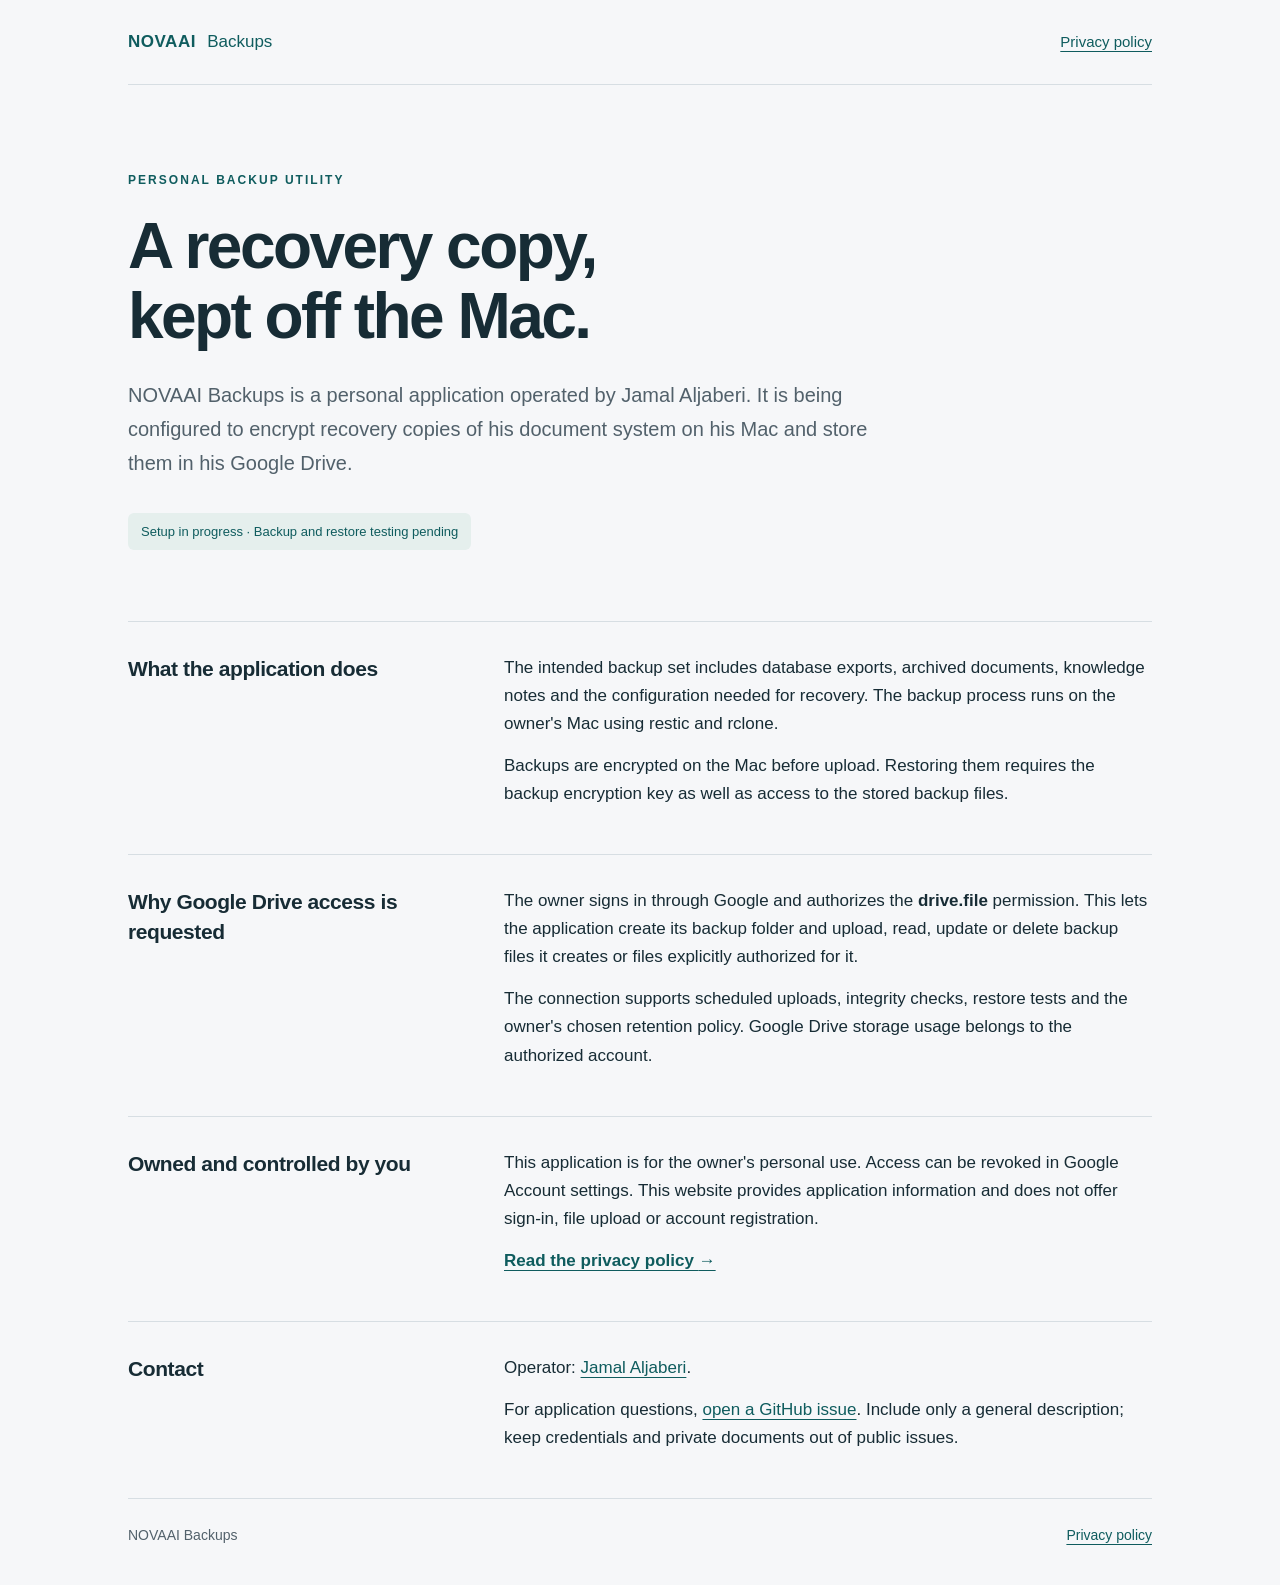
<file: index.html>
<!doctype html>
<html lang="en">
<head>
  <meta charset="utf-8">
  <meta name="viewport" content="width=device-width, initial-scale=1">
  <meta name="description" content="NOVAAI Backups is a personal utility for encrypted backups from an owner-managed Mac to Google Drive.">
  <title>NOVAAI Backups</title>
  <link rel="stylesheet" href="style.css">
</head>
<body>
  <a class="skip" href="#main">Skip to content</a>
  <header><a class="brand" href="./">NOVAAI <span>Backups</span></a><nav aria-label="Main navigation"><a href="privacy.html">Privacy policy</a></nav></header>
  <main id="main">
    <section class="intro">
      <p class="eyebrow">PERSONAL BACKUP UTILITY</p>
      <h1>A recovery copy,<br>kept off the Mac.</h1>
      <p class="lead">NOVAAI Backups is a personal application operated by Jamal Aljaberi. It is being configured to encrypt recovery copies of his document system on his Mac and store them in his Google Drive.</p>
      <p class="status">Setup in progress · Backup and restore testing pending</p>
    </section>
    <section class="details" aria-labelledby="purpose">
      <h2 id="purpose">What the application does</h2>
      <div><p>The intended backup set includes database exports, archived documents, knowledge notes and the configuration needed for recovery. The backup process runs on the owner's Mac using restic and rclone.</p><p>Backups are encrypted on the Mac before upload. Restoring them requires the backup encryption key as well as access to the stored backup files.</p></div>
    </section>
    <section class="details" aria-labelledby="access">
      <h2 id="access">Why Google Drive access is requested</h2>
      <div><p>The owner signs in through Google and authorizes the <strong>drive.file</strong> permission. This lets the application create its backup folder and upload, read, update or delete backup files it creates or files explicitly authorized for it.</p><p>The connection supports scheduled uploads, integrity checks, restore tests and the owner's chosen retention policy. Google Drive storage usage belongs to the authorized account.</p></div>
    </section>
    <section class="details" aria-labelledby="control">
      <h2 id="control">Owned and controlled by you</h2>
      <div><p>This application is for the owner's personal use. Access can be revoked in Google Account settings. This website provides application information and does not offer sign-in, file upload or account registration.</p><p><a class="text-link" href="privacy.html">Read the privacy policy <span aria-hidden="true">→</span></a></p></div>
    </section>
    <section class="details" aria-labelledby="contact">
      <h2 id="contact">Contact</h2>
      <div><p>Operator: <a href="https://github.com/jamal-aljaberi">Jamal Aljaberi</a>.</p><p>For application questions, <a href="https://github.com/jamal-aljaberi/novaai-backups/issues">open a GitHub issue</a>. Include only a general description; keep credentials and private documents out of public issues.</p></div>
    </section>
  </main>
  <footer><span>NOVAAI Backups</span><a href="privacy.html">Privacy policy</a></footer>
</body>
</html>
</file>
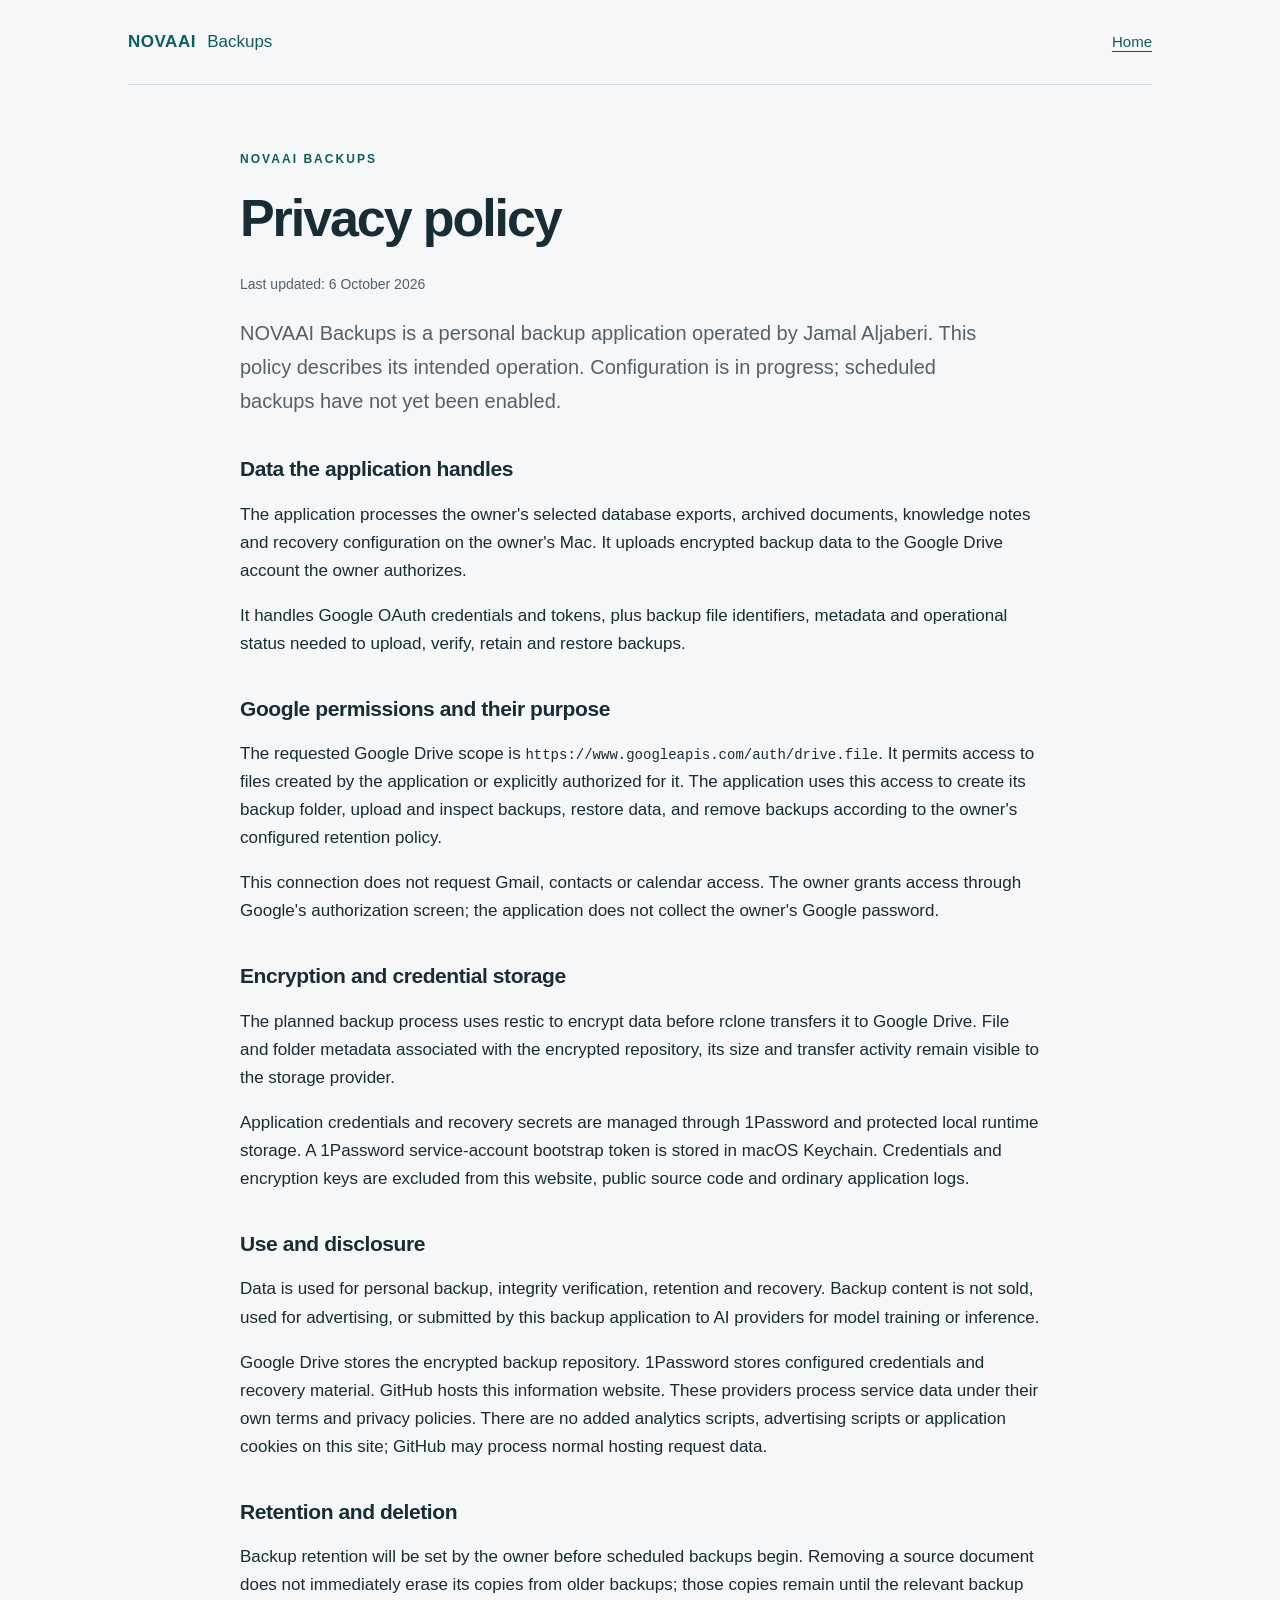
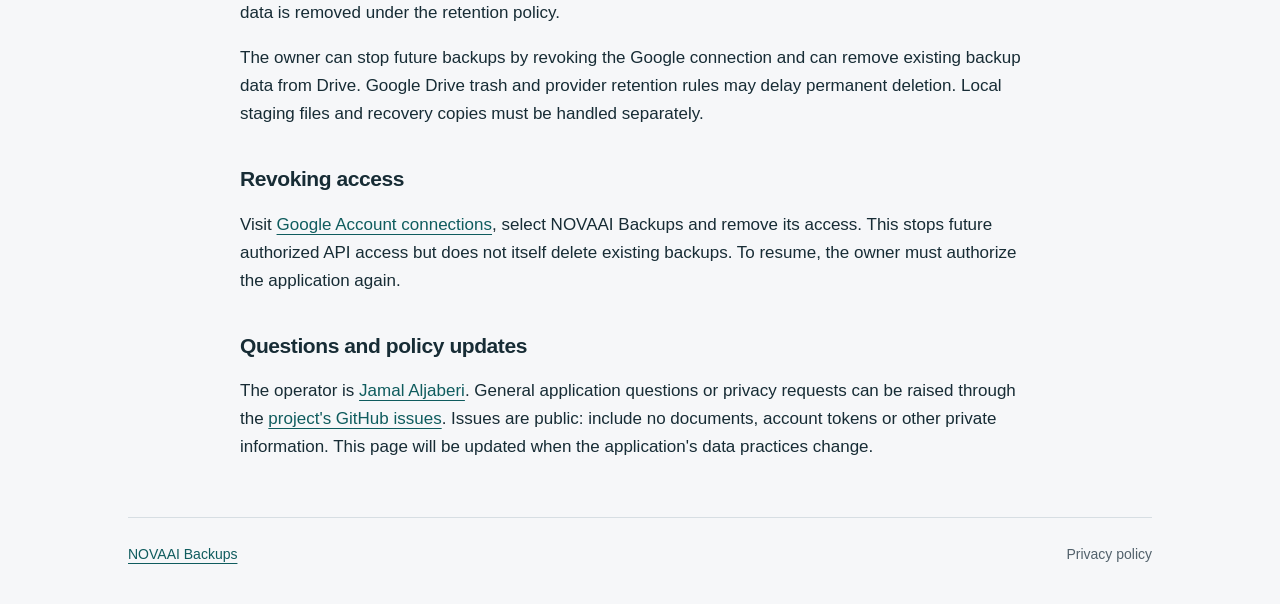
<file: privacy.html>
<!doctype html>
<html lang="en">
<head>
  <meta charset="utf-8">
  <meta name="viewport" content="width=device-width, initial-scale=1">
  <meta name="description" content="How NOVAAI Backups handles Google Drive access, encrypted backup files and recovery credentials.">
  <title>Privacy policy · NOVAAI Backups</title>
  <link rel="stylesheet" href="style.css">
</head>
<body>
  <a class="skip" href="#main">Skip to content</a>
  <header><a class="brand" href="./">NOVAAI <span>Backups</span></a><nav aria-label="Main navigation"><a href="./">Home</a></nav></header>
  <main id="main" class="policy">
    <p class="eyebrow">NOVAAI BACKUPS</p>
    <h1>Privacy policy</h1>
    <p class="date">Last updated: 6 October 2026</p>
    <p class="lead">NOVAAI Backups is a personal backup application operated by Jamal Aljaberi. This policy describes its intended operation. Configuration is in progress; scheduled backups have not yet been enabled.</p>
    <h2>Data the application handles</h2>
    <p>The application processes the owner's selected database exports, archived documents, knowledge notes and recovery configuration on the owner's Mac. It uploads encrypted backup data to the Google Drive account the owner authorizes.</p>
    <p>It handles Google OAuth credentials and tokens, plus backup file identifiers, metadata and operational status needed to upload, verify, retain and restore backups.</p>
    <h2>Google permissions and their purpose</h2>
    <p>The requested Google Drive scope is <code>https://www.googleapis.com/auth/drive.file</code>. It permits access to files created by the application or explicitly authorized for it. The application uses this access to create its backup folder, upload and inspect backups, restore data, and remove backups according to the owner's configured retention policy.</p>
    <p>This connection does not request Gmail, contacts or calendar access. The owner grants access through Google's authorization screen; the application does not collect the owner's Google password.</p>
    <h2>Encryption and credential storage</h2>
    <p>The planned backup process uses restic to encrypt data before rclone transfers it to Google Drive. File and folder metadata associated with the encrypted repository, its size and transfer activity remain visible to the storage provider.</p>
    <p>Application credentials and recovery secrets are managed through 1Password and protected local runtime storage. A 1Password service-account bootstrap token is stored in macOS Keychain. Credentials and encryption keys are excluded from this website, public source code and ordinary application logs.</p>
    <h2>Use and disclosure</h2>
    <p>Data is used for personal backup, integrity verification, retention and recovery. Backup content is not sold, used for advertising, or submitted by this backup application to AI providers for model training or inference.</p>
    <p>Google Drive stores the encrypted backup repository. 1Password stores configured credentials and recovery material. GitHub hosts this information website. These providers process service data under their own terms and privacy policies. There are no added analytics scripts, advertising scripts or application cookies on this site; GitHub may process normal hosting request data.</p>
    <h2>Retention and deletion</h2>
    <p>Backup retention will be set by the owner before scheduled backups begin. Removing a source document does not immediately erase its copies from older backups; those copies remain until the relevant backup data is removed under the retention policy.</p>
    <p>The owner can stop future backups by revoking the Google connection and can remove existing backup data from Drive. Google Drive trash and provider retention rules may delay permanent deletion. Local staging files and recovery copies must be handled separately.</p>
    <h2>Revoking access</h2>
    <p>Visit <a href="https://myaccount.google.com/connections">Google Account connections</a>, select NOVAAI Backups and remove its access. This stops future authorized API access but does not itself delete existing backups. To resume, the owner must authorize the application again.</p>
    <h2>Questions and policy updates</h2>
    <p>The operator is <a href="https://github.com/jamal-aljaberi">Jamal Aljaberi</a>. General application questions or privacy requests can be raised through the <a href="https://github.com/jamal-aljaberi/novaai-backups/issues">project's GitHub issues</a>. Issues are public: include no documents, account tokens or other private information. This page will be updated when the application's data practices change.</p>
  </main>
  <footer><a href="./">NOVAAI Backups</a><span>Privacy policy</span></footer>
</body>
</html>
</file>
<file: style.css>
:root{color-scheme:light;--ink:#172c35;--muted:#52616b;--accent:#0f5c5e;--line:#d7dee3;--paper:#f6f7f9}*{box-sizing:border-box}body{margin:0;background:var(--paper);color:var(--ink);font:17px/1.65 -apple-system,BlinkMacSystemFont,"Segoe UI",sans-serif}a{color:var(--accent);text-underline-offset:4px}a:hover{text-decoration-thickness:2px}a:focus-visible{outline:3px solid #1d4ed8;outline-offset:5px}.skip{position:absolute;left:16px;top:-70px;padding:8px 16px;background:#fff}.skip:focus{top:12px}header,main,footer{width:min(100% - 48px,1024px);margin:auto}header{display:flex;align-items:center;justify-content:space-between;gap:20px;padding:28px 0;border-bottom:1px solid var(--line)}.brand{text-decoration:none;font-weight:750;letter-spacing:.03em}.brand span{font-weight:400;letter-spacing:0;margin-left:6px}nav a{font-size:15px}.intro{padding:86px 0 58px;max-width:830px}.eyebrow{font-size:12px;letter-spacing:.17em;color:var(--accent);font-weight:750;margin:0 0 20px}h1{font-size:clamp(36px,6vw,64px);line-height:1.1;letter-spacing:-.04em;margin:0 0 26px;font-weight:700}.lead{font-size:20px;line-height:1.7;max-width:760px;color:var(--muted)}.status{display:inline-block;font-size:13px;color:var(--accent);background:#e5efed;padding:8px 13px;border-radius:6px}.details{display:grid;grid-template-columns:1fr 2fr;gap:52px;border-top:1px solid var(--line);padding:32px 0}h2{font-size:21px;line-height:1.4;margin:0 0 14px;letter-spacing:-.02em}.details p{margin:0 0 14px}.text-link{font-weight:650}.policy{max-width:800px;padding-top:65px;padding-bottom:38px}.policy h1{font-size:clamp(34px,5vw,52px)}.policy h2{margin-top:36px}.date{font-size:14px;color:var(--muted)}code{font-size:14px;overflow-wrap:anywhere}footer{display:flex;justify-content:space-between;gap:20px;border-top:1px solid var(--line);padding:25px 0 38px;font-size:14px;color:var(--muted)}@media(max-width:640px){header,main,footer{width:calc(100% - 36px)}header{padding:22px 0;align-items:flex-start}.brand{font-size:15px}nav a{font-size:14px}.intro{padding:54px 0 34px}.lead{font-size:18px}.details{grid-template-columns:1fr;gap:8px;padding:26px 0}.policy{padding-top:42px}.status{font-size:12px}footer{font-size:13px}}
</file>
